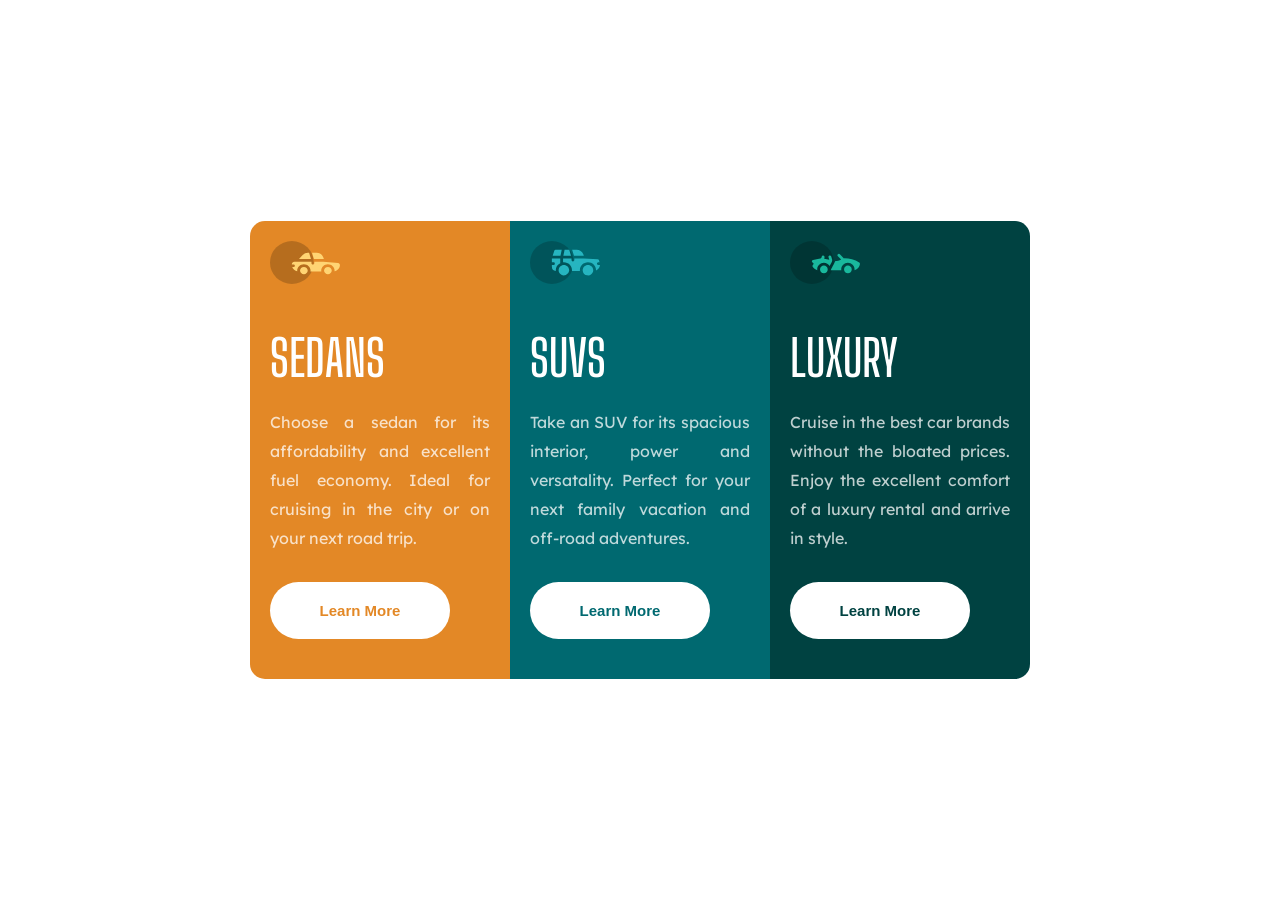
<file: Challenges/3 Cloumn Preview/index.html>
<!DOCTYPE html>
<html>
    <head>
        <title>3 Column Preview</title>
        <link href="style.css" rel="stylesheet">
        <link rel="preconnect" href="https://fonts.googleapis.com">
        <link rel="preconnect" href="https://fonts.gstatic.com" crossorigin>
        <link href="https://fonts.googleapis.com/css2?family=Big+Shoulders+Display:wght@100..900&family=Lexend+Deca:wght@100..900&display=swap" rel="stylesheet">
    </head>
    <body>
        <div>
            <div class="card-left">
                <div class="sedan">
                    <img src="Assets/icon-sedans.svg"/>
                    <h1 class="head">SEDANS</h1>
                    <p class="content">Choose a sedan for its affordability and excellent fuel economy. Ideal for cruising in the city or on your next road trip.</p>
                    <button class="btn" style="color: hsl(31, 77%, 52%);">Learn More</button>
                </div>
                <div class="suv">
                    <img src="Assets/icon-suvs.svg"/>
                    <h1 class="head">SUVS</h1>
                    <p class="content">Take an SUV for its spacious interior, power and versatality. Perfect for your next family vacation and off-road adventures.</p>
                    <button class="btn" style="color: hsl(184, 100%, 22%);">Learn More</button>
                </div>
                <div class="luxury">
                    <img src="Assets/icon-luxury.svg"/>
                    <h1 class="head">LUXURY</h1>
                    <p class="content">Cruise in the best car brands without the bloated prices. Enjoy the excellent comfort of a luxury rental and arrive in style.</p>
                    <button class="btn" style="color: hsl(179, 100%, 13%);">Learn More</button>
                </div>
            </div>
        </div>
    </body>
</html>
</file>
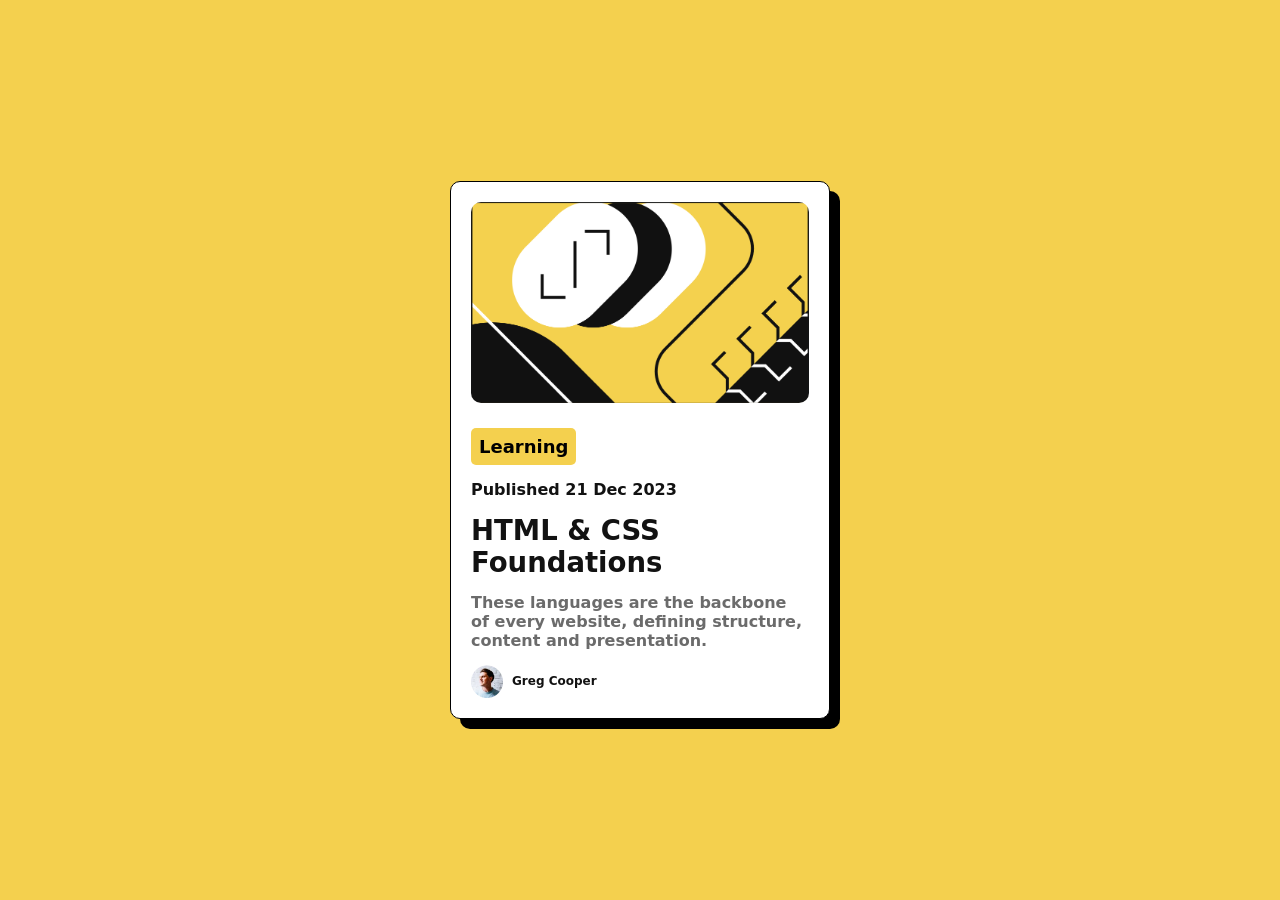
<file: Challenges/Blog Preview Card/index.html>
<html>
    <head>
        <title>Blog Preview Card</title>
        <link href="style.css" rel="stylesheet">
    </head>
    <body>
        <div class="card">
            <div class="img-container">
                <img src="Assets/2026-06-23_11-16-22.png" class="blog"/>
            </div>
            <div class="card-highlight">
                <p>Learning</p>
            </div>
            <p class="content">Published 21 Dec 2023</p>
            <h1 class="content content-h1">HTML & CSS Foundations</h1>
            <p class="content content-p">These languages are the backbone of every website, defining structure, content and presentation.</p>
            <div class="card-author">
                <img src="Assets/image-avatar.webp" class="avatar"/>
                <p class="content author-name">Greg Cooper</p>
            </div>
        </div>
    </body>
</html>
</file>
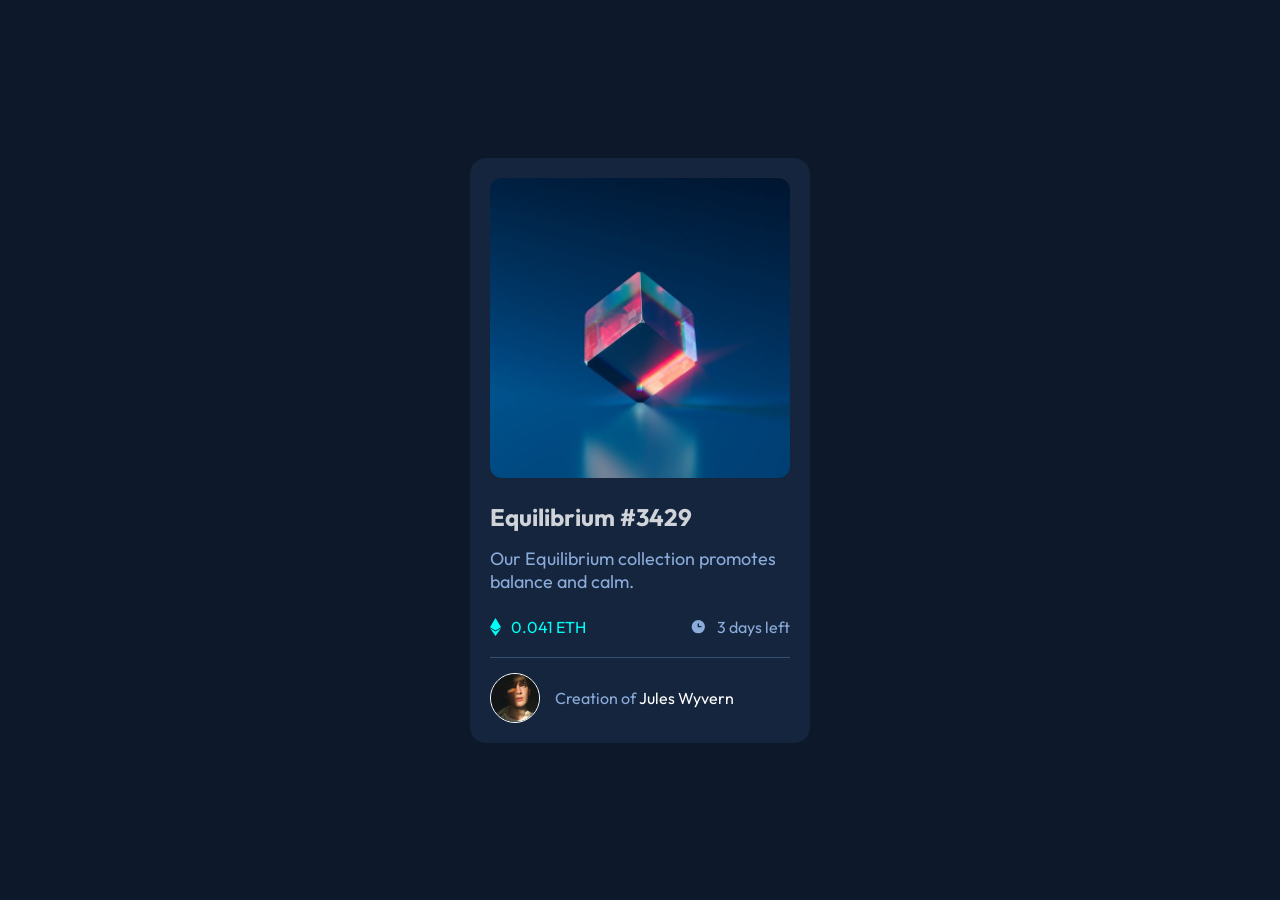
<file: Challenges/NFT Preview Card/index.html>
<!DOCTYPE html>
<html>
    <head>
        <title>NFT Preview Card</title>
        <link href="style.css" rel="stylesheet">
        <link rel="preconnect" href="https://fonts.googleapis.com">
        <link rel="preconnect" href="https://fonts.gstatic.com" crossorigin>
        <link href="https://fonts.googleapis.com/css2?family=Outfit:wght@100..900&display=swap" rel="stylesheet">
    </head>
    <body>
        <div class="card">
            <div>
                <img src="Assets/image-equilibrium.jpg" class="img"/>
            </div>
            <div class="card-content">
                <h2 class="head">Equilibrium #3429</h2>
                <p class="para">Our Equilibrium collection promotes balance and calm.</p>
                <div class="info">
                    <div class="eth">
                        <img src="Assets/icon-ethereum.svg" />
                        <p class="eth-text">0.041 ETH</p>
                    </div>
                    <div class="eth">
                        <img src="Assets/icon-clock.svg" />
                        <p class="eth-time">3 days left</p>
                    </div>
                </div>
            </div>
            <hr>
            <div class="card-avatar">
                <img src="Assets/image-avatar.png" class="avatar"/>
                <p class="avatar-text">Creation of <span>Jules Wyvern</span></p>
            </div>
        </div>
    </body>
</html>
</file>
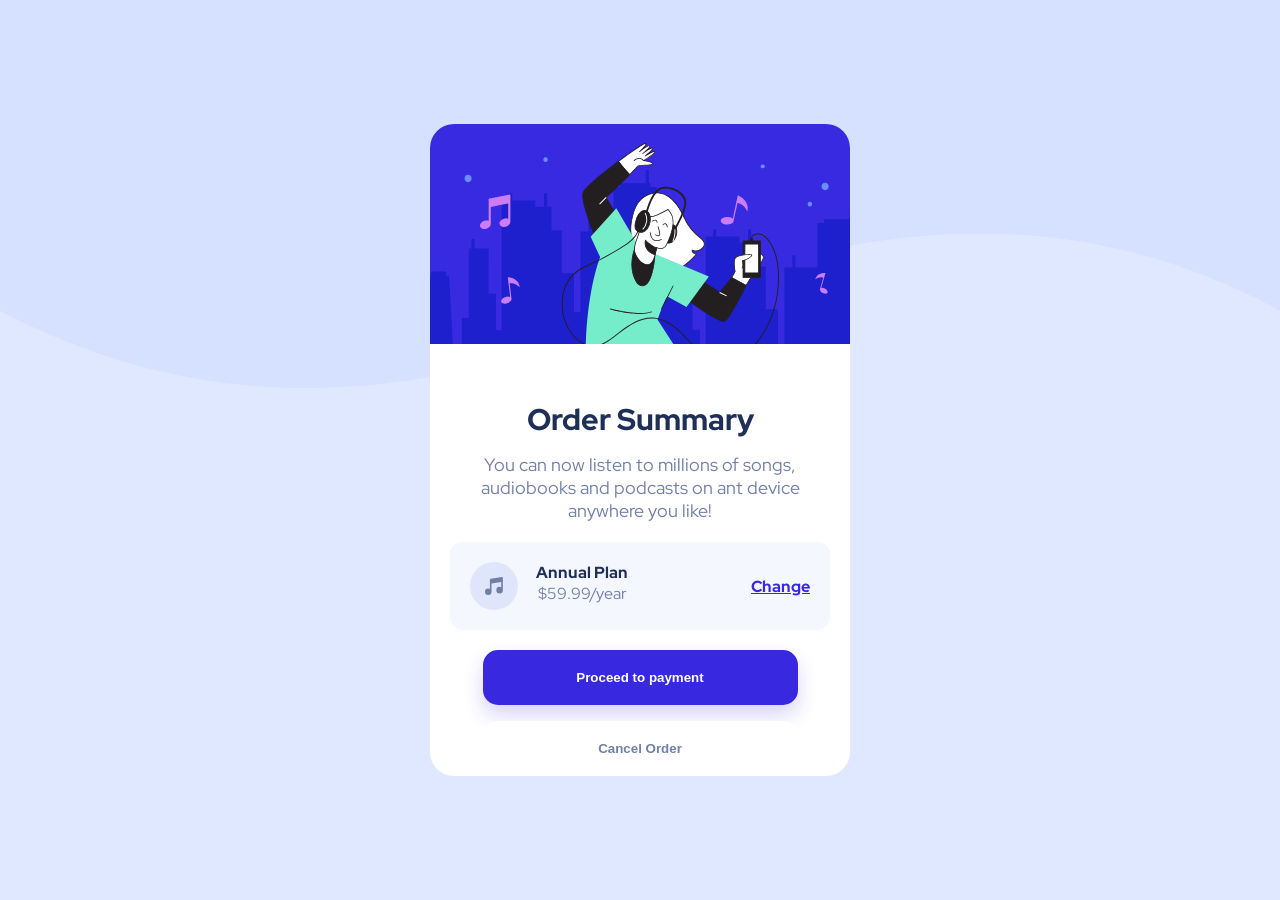
<file: Challenges/Order Summary/index.html>
<!DOCTYPE html>
<html>
    <head>
        <title>Order Summary</title>
        <link href="style.css" rel="stylesheet">
        <link rel="preconnect" href="https://fonts.googleapis.com">
        <link rel="preconnect" href="https://fonts.gstatic.com" crossorigin>
        <link href="https://fonts.googleapis.com/css2?family=Red+Hat+Display:wght@300..900&display=swap" rel="stylesheet">
    </head>
    <body>
        <div class="card">
            <img src="Assets/illustration-hero.svg" class="img"/>
            <div class="card-content">
                <h2 class="head">Order Summary</h2>
                <p class="content">You can now listen to millions of songs, audiobooks and podcasts on ant device anywhere you like! </p>
                <div class="plan-card">
                    <div style="display: flex; gap: 18px;">
                        <img src="Assets/icon-music.svg" />
                        <div>
                            <p style="color: hsl(223, 47%, 23%); font-weight: 800;">Annual Plan</p>
                            <p style="color: hsl(224, 23%, 55%)">$59.99/year</p>
                        </div>
                    </div>
                    <a href="" style="color: hsl(245, 75%, 52%); font-weight: 800;">Change</a>
                </div>
            </div>
            <button class="payment-btn">Proceed to payment</button>
            <button class="cancel-btn">Cancel Order</button>
        </div>
    </body>
</html>
</file>
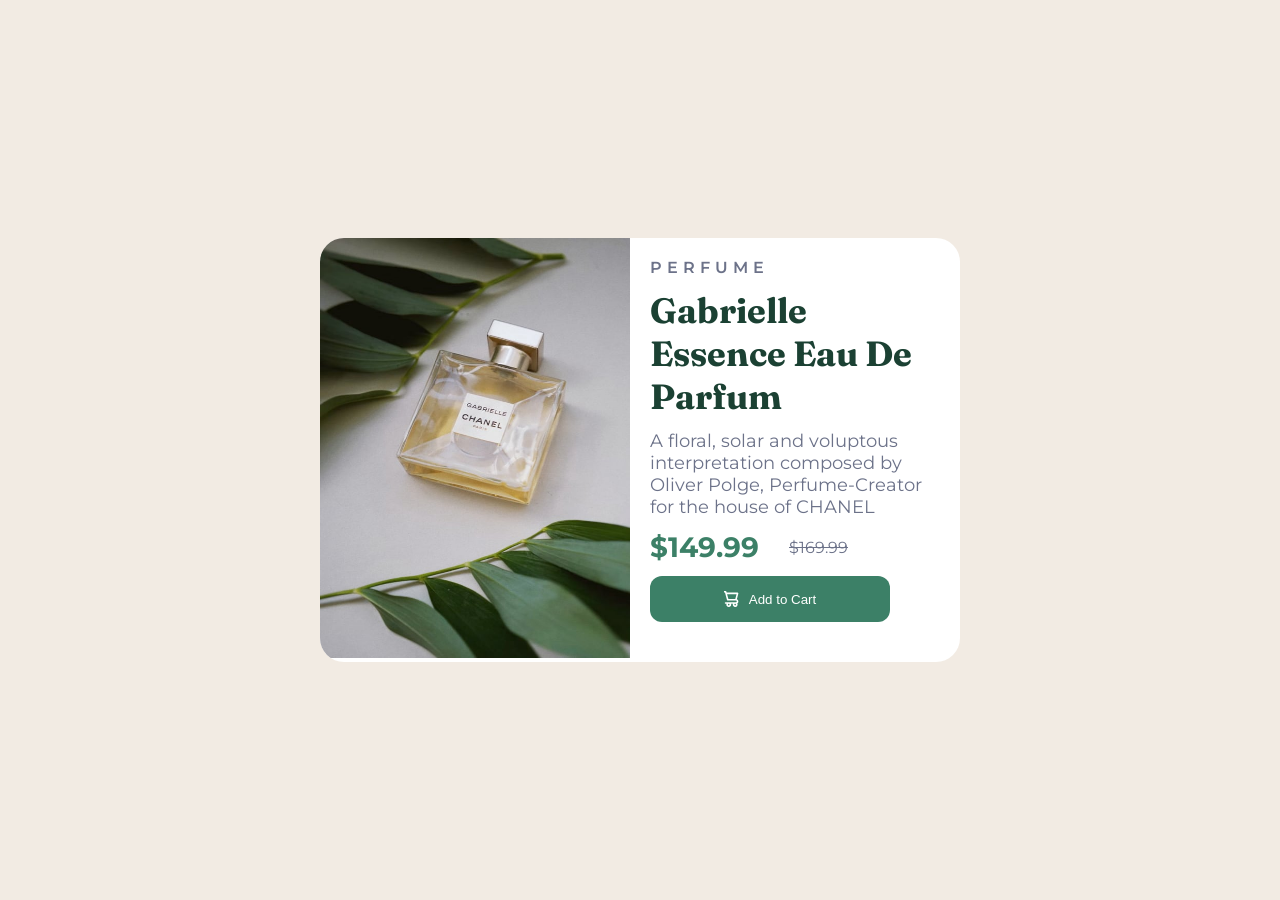
<file: Challenges/Product Preview Card/index.html>
<!DOCTYPE html>
<html>
    <head>
        <title>Product Preview Card</title>
        <link href="style.css" rel="stylesheet">
        <link rel="preconnect" href="https://fonts.googleapis.com">
        <link rel="preconnect" href="https://fonts.gstatic.com" crossorigin>
        <link href="https://fonts.googleapis.com/css2?family=Fraunces:opsz,wght@9..144,100..900&family=Montserrat:wght@100..900&display=swap" rel="stylesheet">
    </head>
    <body>
        <div class="card">
            <div>
                <img src="Assets/image-product-desktop.jpg" class="img"/>
            </div>
            <div class="card-right">
                <p class="head">Perfume</p>
                <h1 class="main">Gabrielle Essence Eau De Parfum</h1>
                <p class="desc">A floral, solar and voluptous interpretation composed by Oliver Polge, Perfume-Creator for the house of CHANEL</p>
                <div class="price">
                    <h1>$149.99</h1>
                    <p>$169.99</p>
                </div>
                <button class="btn"><img src="Assets/icon-cart.svg">
                    <span>Add to Cart</span>
                </button>
            </div>
        </div>
    </body>
</html>
</file>
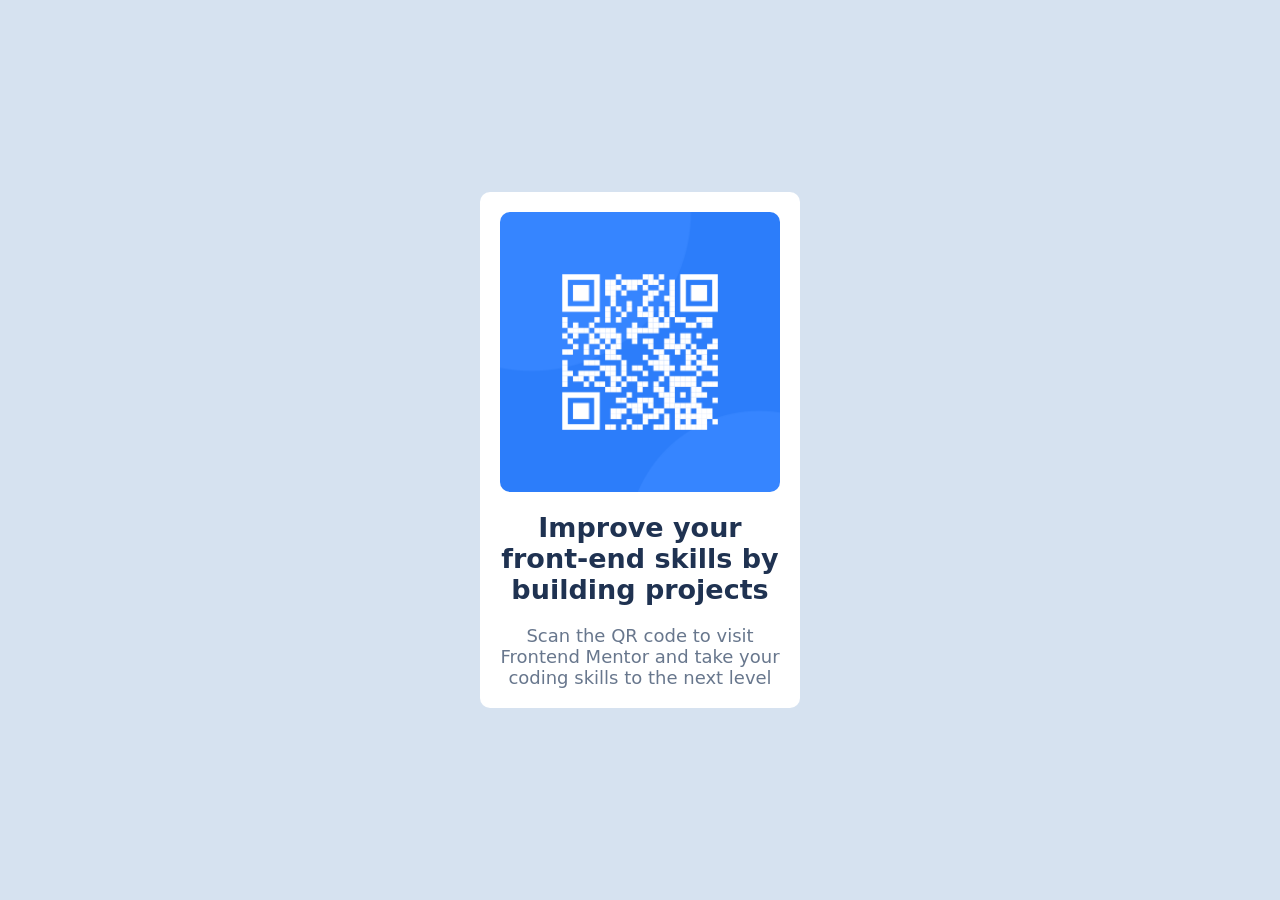
<file: Challenges/QR Component/index.html>
<html>
    <head>
        <title>QR Component</title>
        <link href="style.css" rel="stylesheet">
    </head>
    <body>
        <div class="card">
            <div class="img-container">
                <img src="image-qr-code.png" id="QRCode" class="QR" />
            </div>
            <div class="content-box">
                <h1>Improve your front-end skills by building projects</h1>
                <p>Scan the QR code to visit Frontend Mentor and take your coding skills to the next level</p>
            </div>
        </div>
    </body>
</html>
</file>
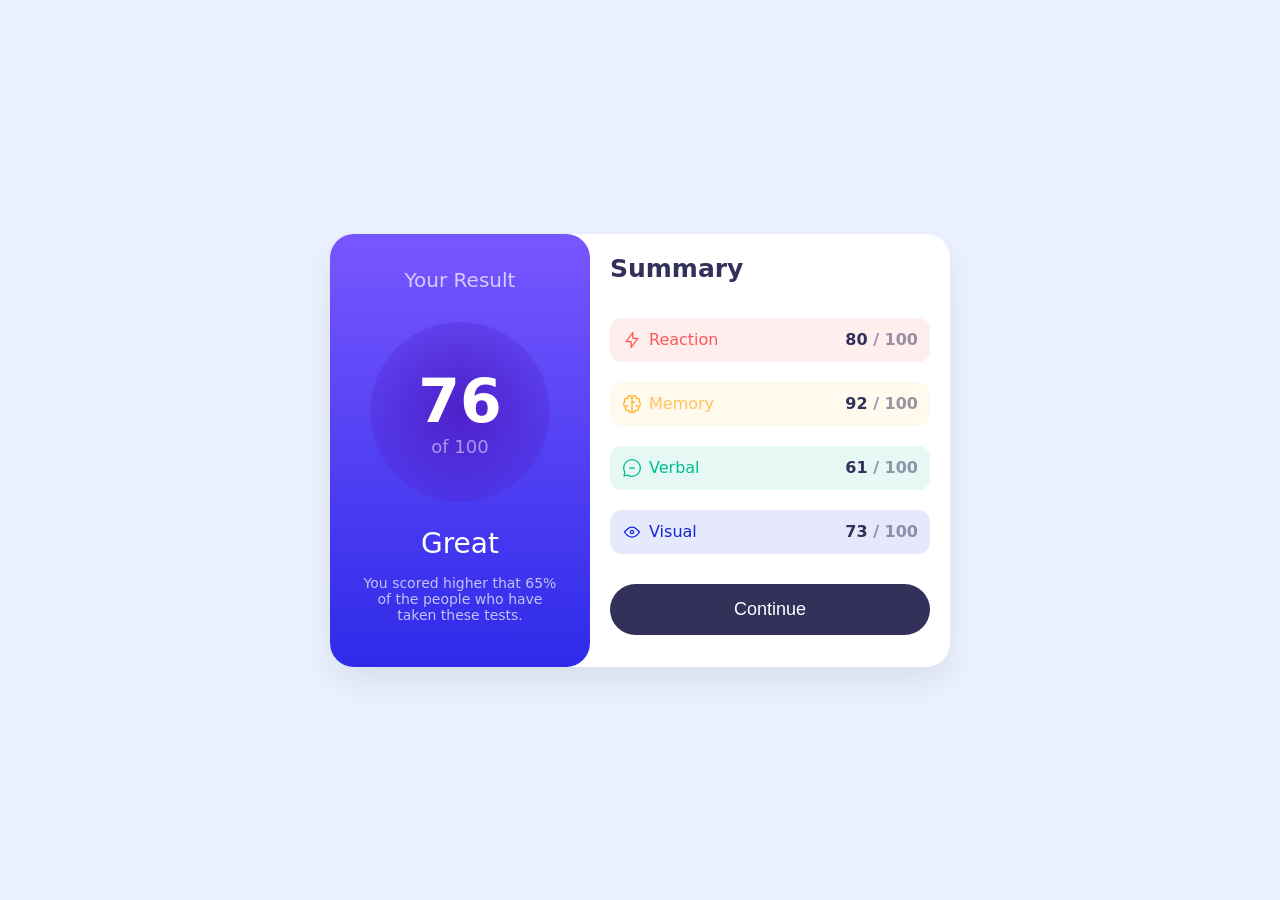
<file: Challenges/Results Summary/index.html>
<html>
    <head>
        <title>Results Summary</title>
        <link href="style.css" rel="stylesheet">
    </head>
    <body>
        <div class="card">
            <div class="card-left">
                <p class="result">Your Result</p>
                <div class="score-circle">
                    <h1>76</h1>
                    <p>of 100</p>
                </div>
                <h2>Great</h2>
                <p class="desc">You scored higher that 65% of the people who have taken these tests.</p>
            </div>
            <div class="card-right">
                <p class="head">Summary</p>
                <div class="result-type reaction">
                    <div class="left">
                        <img src="assets/icon-reaction.svg" style="margin-right: 7px;"/>
                        <p>Reaction</p>
                    </div>
                    <div class="score">
                        <strong>80</strong><span class="out-of"> / 100</span>
                    </div>
                </div>
                <div class="result-type memory">
                    <div class="left">
                        <img src="assets/icon-memory.svg" style="margin-right: 7px;"/>
                        <p>Memory</p>
                    </div>
                    <div class="score">
                        <strong>92</strong><span class="out-of"> / 100</span>
                    </div>
                </div>
                <div class="result-type verbal">
                    <div class="left">
                        <img src="assets/icon-verbal.svg" style="margin-right: 7px;"/>
                        <p>Verbal</p>
                    </div>
                    <div class="score">
                        <strong>61</strong><span class="out-of"> / 100</span>
                    </div>
                </div>
                <div class="result-type visual">
                    <div class="left">
                        <img src="assets/icon-visual.svg" style="margin-right: 7px;"/>
                        <p>Visual</p>
                    </div>
                    <div class="score">
                        <strong>73</strong><span class="out-of"> / 100</span>
                    </div>
                </div>
                <button class="btn">Continue</button>
            </div>
        </div>
    </body>
</html>
</file>
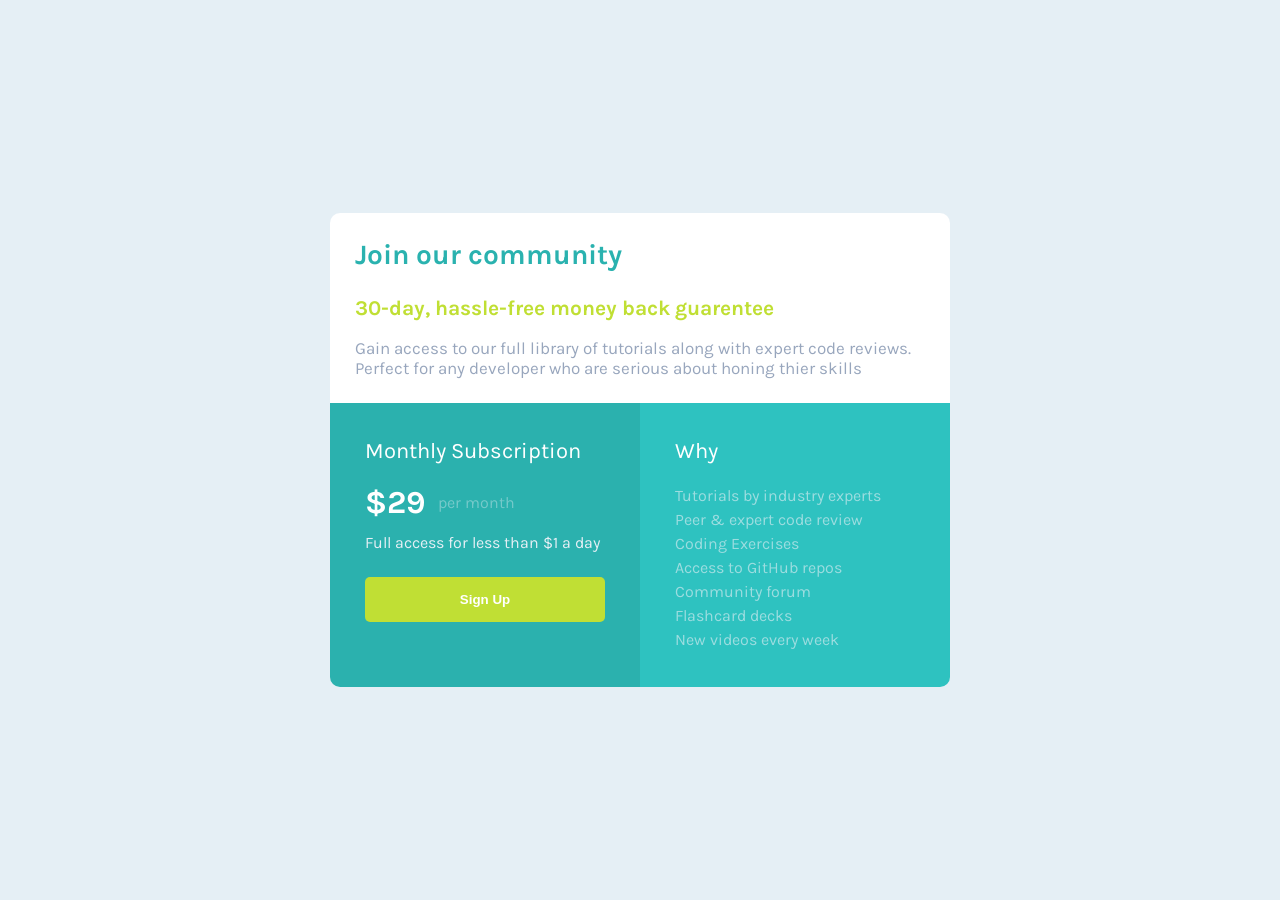
<file: Challenges/Single Price Grid/index.html>
<!DOCTYPE html>
<html>
    <head>
        <title>Single Price Grid</title>
        <link href="style.css" rel="stylesheet">
        <link rel="preconnect" href="https://fonts.googleapis.com">
        <link rel="preconnect" href="https://fonts.gstatic.com" crossorigin>
        <link href="https://fonts.googleapis.com/css2?family=Karla:ital,wght@0,200..800;1,200..800&display=swap" rel="stylesheet">
    </head>
    <body>
        <div class="card">
            <div class="card-top">
                <h2 class="head">Join our community</h2>
                <h4 class="sub-head">30-day, hassle-free money back guarentee</h4>
                <p class="content">Gain access to our full library of tutorials along with expert code reviews. Perfect for any developer who are serious about honing thier skills</p>
            </div>
            <div class="card-bottom">
                <div class="card-left">
                    <p class="bottom-head">Monthly Subscription</p>
                    <div class="price">
                        <h1>$29</h1>
                        <p>per month</p>
                    </div>
                    <p class="tagline">Full access for less than $1 a day</p>
                    <button class="btn">Sign Up</button>
                </div>
                <div class="card-right">
                    <p class="bottom-head">Why</p>
                    <ul class="bottom-content">
                        <li>Tutorials by industry experts</li>
                        <li>Peer & expert code review</li>
                        <li>Coding Exercises</li>
                        <li>Access to GitHub repos</li>
                        <li>Community forum</li>
                        <li>Flashcard decks</li>
                        <li>New videos every week</li>
                    </ul>
                </div>
            </div>
        </div>
    </body>
</html>
</file>
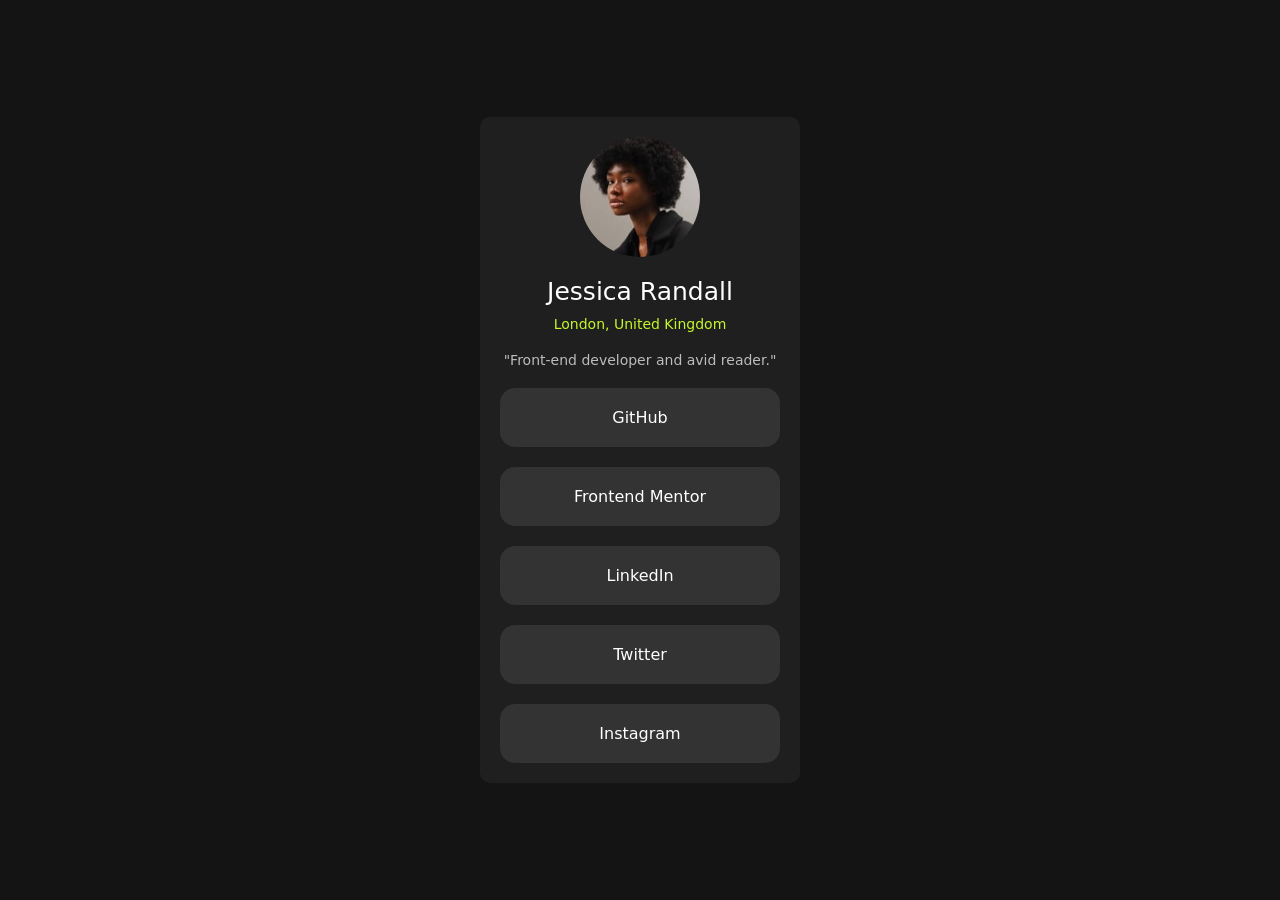
<file: Challenges/Social Links Profile/index.html>
<html>
    <head>
        <title>Social Links Profile</title>
        <link href="style.css" rel="stylesheet">
    </head>
    <body>
        <div class="card">
            <div class="img-container">
                <img src="Assets/avatar-jessica.jpeg" class="img"/>
            </div>
            <h1 class="name">Jessica Randall</h1>
            <p class="location">London, United Kingdom</p>
            <p class="description">"Front-end developer and avid reader."</p>
            <div class="skill-card">
                <p>GitHub</p>
            </div>
            <div class="skill-card">
                <p>Frontend Mentor</p>
            </div>
            <div class="skill-card">
                <p>LinkedIn</p>
            </div>
            <div class="skill-card">
                <p>Twitter</p>
            </div>
            <div class="skill-card">
                <p>Instagram</p>
            </div>
        </div>
    </body>
</html>
</file>
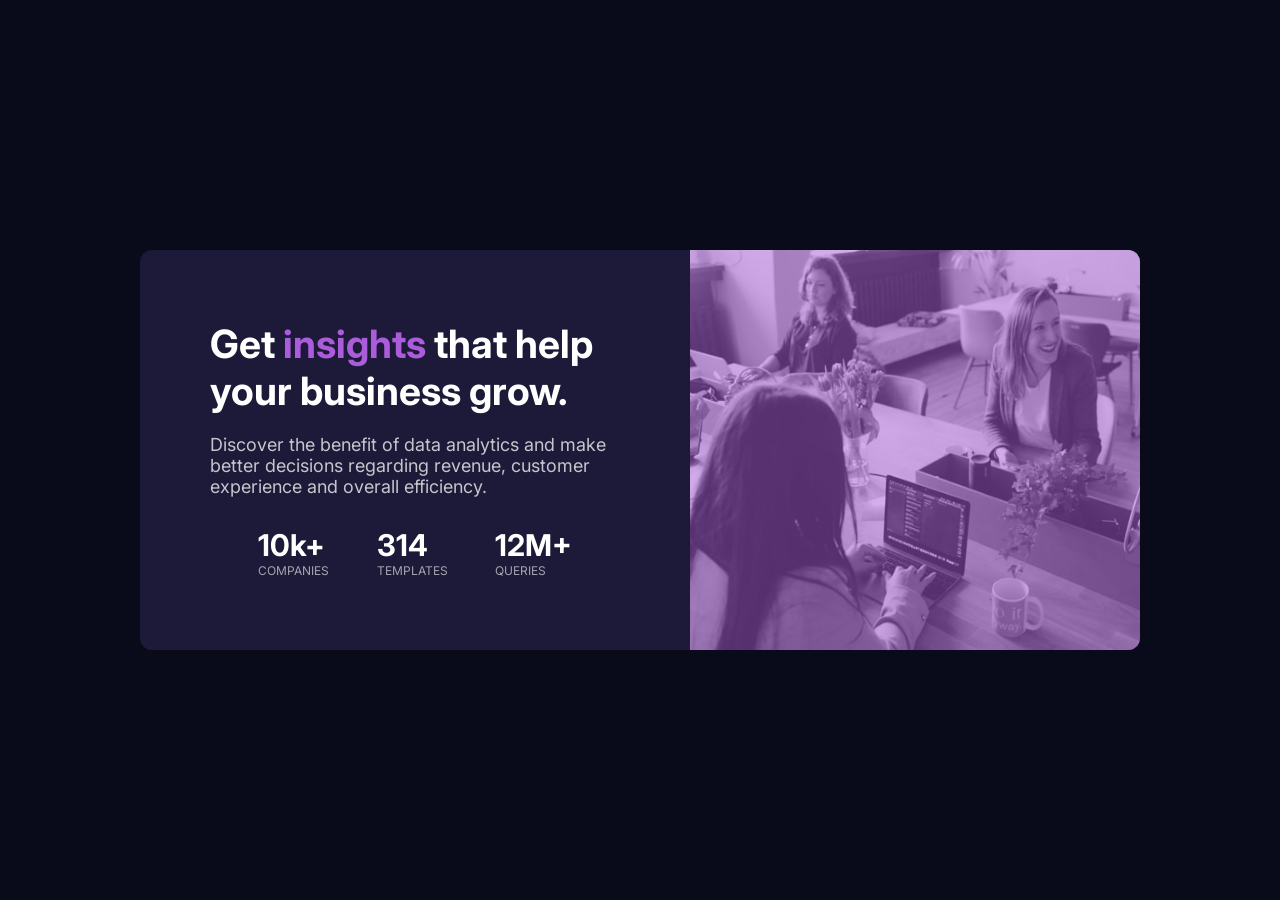
<file: Challenges/Stats Preview Card/index.html>
<!DOCTYPE html>
<html>
    <head>
        <title>Stats Preview Card</title>
        <link href="style.css" rel="stylesheet">
        <link rel="preconnect" href="https://fonts.googleapis.com">
        <link rel="preconnect" href="https://fonts.gstatic.com" crossorigin>
        <link href="https://fonts.googleapis.com/css2?family=Inter:wght@100..900&display=swap" rel="stylesheet">
    </head>
    <body>
    <div class="card">
        <div style="padding: 70px;">
            <h1 class="head">Get <span style="color: hsl(277, 64%, 61%);">insights</span> that help your business grow.</h1>
            <p class="content">Discover the benefit of data analytics and make better decisions regarding revenue, customer experience and overall efficiency.</p>
            <div class="stats">
                <div>
                    <h1>10k+</h1>
                    <p>COMPANIES</p>
                </div>
                <div>
                    <h1>314</h1>
                    <p>TEMPLATES</p>
                </div>
                <div>
                    <h1>12M+</h1>
                    <p>QUERIES</p>
                </div>
            </div>
        </div>
        <div style="position: relative;">
            <img src="Assets/image-header-desktop.jpg" style="width: 450px; height: 100%;"/>
            <div class="overlay"></div>
        </div>
    </div>
    </body>
</html>
</file>
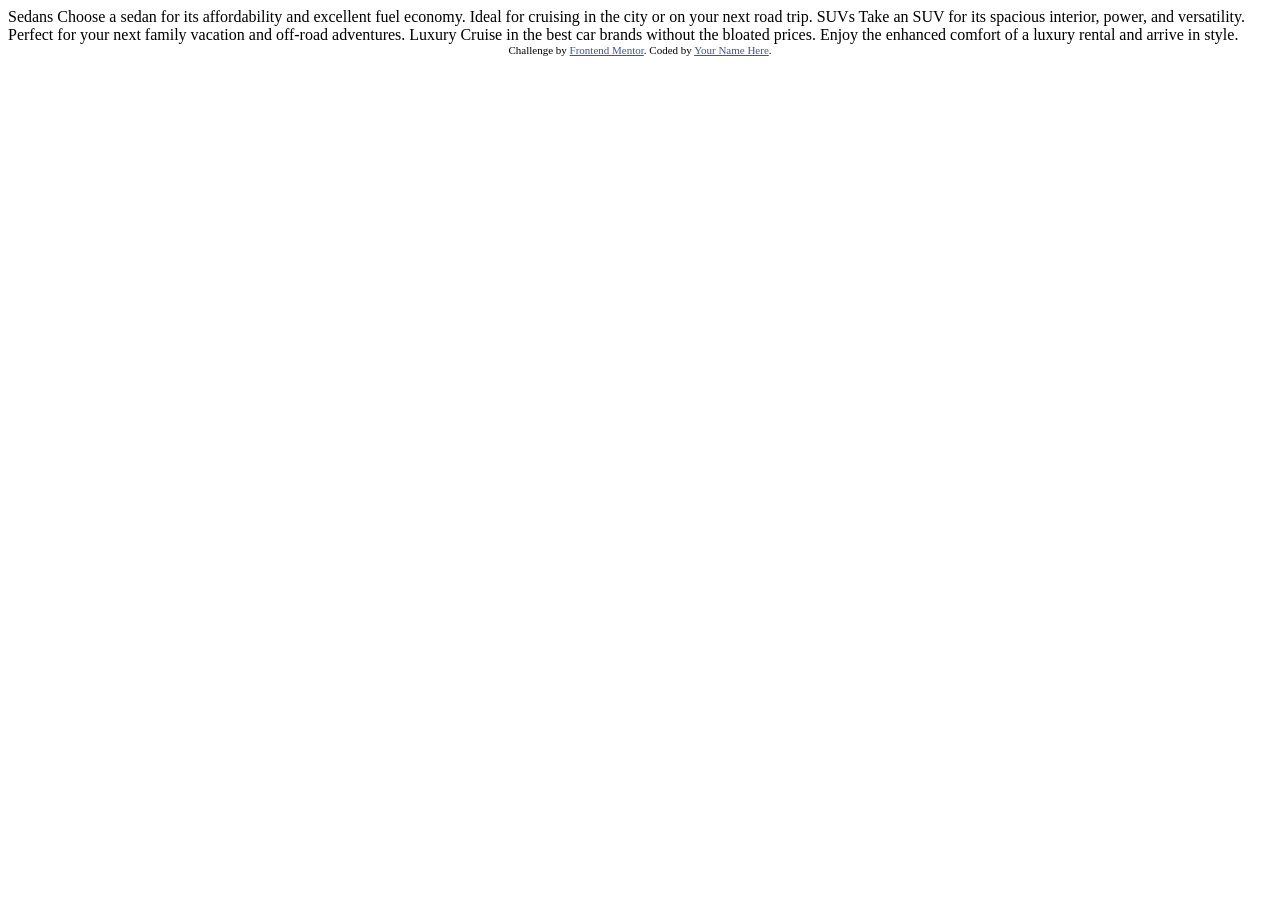
<file: Resources/3-column-preview-card-component-main/index.html>
<!DOCTYPE html>
<html lang="en">
<head>
  <meta charset="UTF-8">
  <meta name="viewport" content="width=device-width, initial-scale=1.0"> <!-- displays site properly based on user's device -->

  <link rel="icon" type="image/png" sizes="32x32" href="./images/favicon-32x32.png">
  
  <title>Frontend Mentor | 3-column preview card component</title>

  <!-- Feel free to remove these styles or customise in your own stylesheet 👍 -->
  <style>
    .attribution { font-size: 0.6875rem; text-align: center; }
    .attribution a { color: hsl(228, 45%, 44%); }
  </style>
</head>
<body>
  
  Sedans
  Choose a sedan for its affordability and excellent fuel economy. Ideal for cruising in the city 
  or on your next road trip.

  SUVs
  Take an SUV for its spacious interior, power, and versatility. Perfect for your next family vacation 
  and off-road adventures.

  Luxury
  Cruise in the best car brands without the bloated prices. Enjoy the enhanced comfort of a luxury 
  rental and arrive in style.
  
  <footer class="attribution">
    Challenge by <a href="https://www.frontendmentor.io?ref=challenge">Frontend Mentor</a>. 
    Coded by <a href="#">Your Name Here</a>.
  </footer>
</body>
</html>
</file>
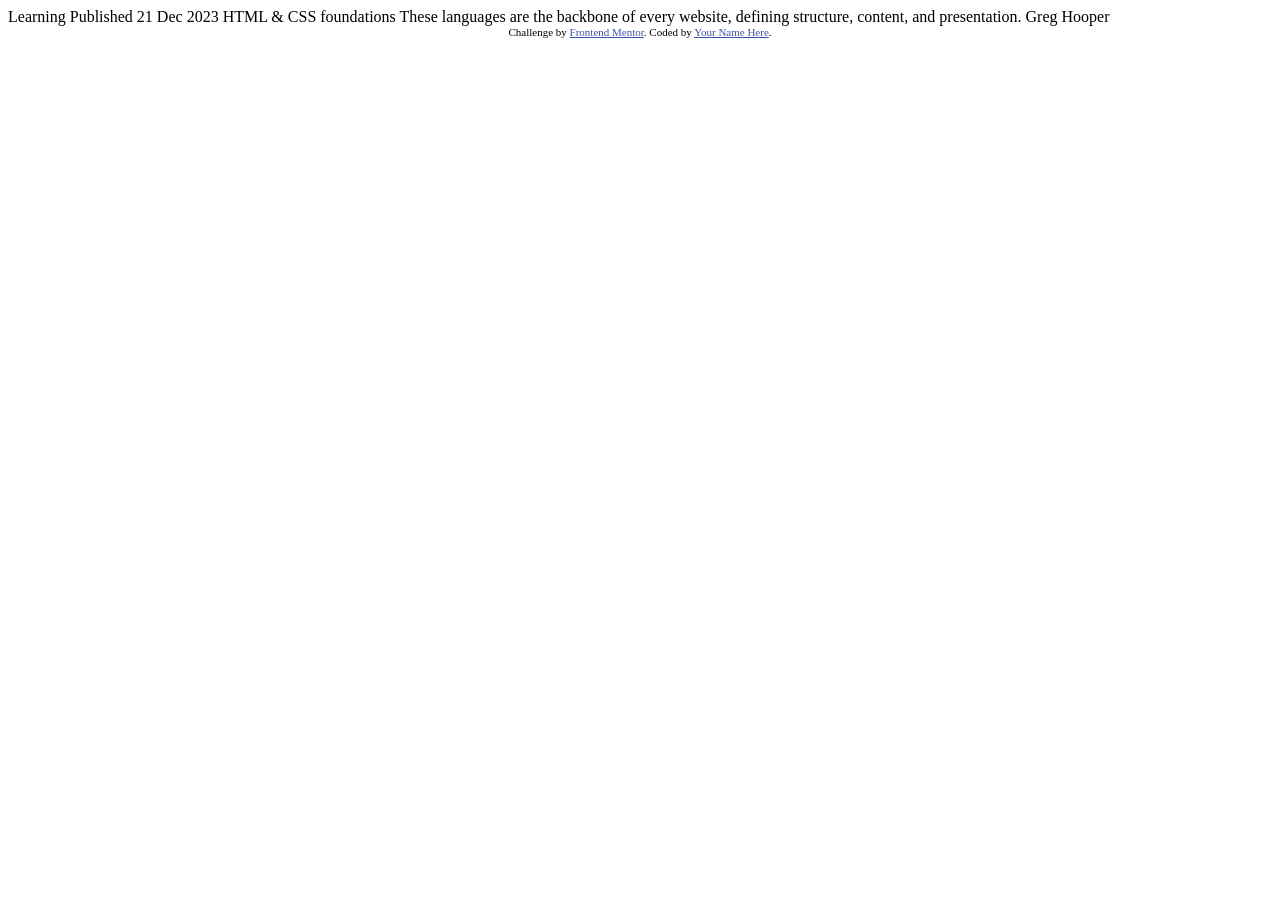
<file: Resources/blog-preview-card-main/index.html>
<!DOCTYPE html>
<html lang="en">
<head>
  <meta charset="UTF-8">
  <meta name="viewport" content="width=device-width, initial-scale=1.0"> <!-- displays site properly based on user's device -->

  <link rel="icon" type="image/png" sizes="32x32" href="./assets/images/favicon-32x32.png">
  
  <title>Frontend Mentor | Blog preview card</title>

  <!-- Feel free to remove these styles or customise in your own stylesheet 👍 -->
  <style>
    .attribution { font-size: 0.6875rem; text-align: center; }
    .attribution a { color: hsl(228, 45%, 44%); }
  </style>
</head>
<body>

  Learning

  Published 21 Dec 2023

  HTML & CSS foundations

  These languages are the backbone of every website, defining structure, content, and presentation.

  Greg Hooper
  
  <footer class="attribution">
    Challenge by <a href="https://www.frontendmentor.io?ref=challenge">Frontend Mentor</a>. 
    Coded by <a href="#">Your Name Here</a>.
  </footer>
</body>
</html>
</file>
<file: Challenges/3 Cloumn Preview/style.css>
*{
    margin: 0;
    padding: 0;
    box-sizing: border-box;
}
body{
    display: flex;
    justify-content: center;
    align-items: center;
    min-height: 100vh;
    font-family: "Lexend Deca", sans-serif;
}
.card-left{
    display: flex;
    border-radius: 15px;
    width: 780px;
    overflow: hidden;
}
img{
    width: 70px;
    margin-bottom: 40px;
}
.head{
    font-family: "Big Shoulders Display", sans-serif;
    color: white;
    font-size: 50px;
    font-weight: 600;
    margin-bottom: 20px;
}
.content{
    color: hsla(0, 0%, 100%, 0.75);
    line-height: 1.8;
    margin-bottom: 30px;
}
.sedan{
    padding: 20px;
    background-color: hsl(31, 77%, 52%);
    width: 260px;
    text-align: justify;
}
.suv{
    padding: 20px;
    background-color: hsl(184, 100%, 22%);
    width: 260px;
    text-align: justify;
}
.luxury{
    padding: 20px;
    background-color: hsl(179, 100%, 13%);
    width: 260px;
    text-align: justify;
}
.btn{
    border: none;
    border-radius: 50px;
    padding: 20px;
    width: 180px;
    margin-bottom: 20px;
    font-weight: 700;
    font-size: 15px;
    background-color: white;
}
</file>
<file: Challenges/Blog Preview Card/style.css>
*{
    margin: 0;
    padding: 0;
    box-sizing: border-box;
}
body{
    min-height: 100vh;
    background-color: #F4D04E;
    display: flex;
    flex-direction: column;
    justify-content: center;
    align-items: center;
    font-family: system-ui, -apple-system, BlinkMacSystemFont, 'Segoe UI', Roboto, Oxygen, Ubuntu, Cantarell, 'Open Sans', 'Helvetica Neue', sans-serif;
}
.card{
    display: flex;
    flex-direction: column;
    background-color: white;
    width: 380px;
    padding: 20px;
    border-radius: 10px;
    border: black 1px solid;
    box-shadow: 10px 10px 0px rgba(0,0,0);
}
.img-container{
    border-radius: 10px;
    overflow: hidden;
}
.blog{
    width: 100%;
}
.card-highlight{
    width: fit-content;
    background-color: #F4D04E;
    font-weight: 800;
    padding: 8px;
    margin-top: 25px;
    border-radius: 5px;
    font-size: 18px;
}
.content{
    font-weight: 600;
    margin-top: 15px;
    border-radius: 5px;
    font-size: 16px;
    color: #121212;
}
.content-h1{
    font-size: 27.5px;
    font-weight: 800;
}
.content-p{
    color: #6B6B6B;
}
.avatar{
    width: 32px;
    margin-top: 15px;
}
.card-author{
    display: flex;
    flex-direction: row;
    align-items: center;
}
.author-name{
    font-size: 12px;
    font-weight: 800;
    margin-left: 9px;
}
</file>
<file: Challenges/NFT Preview Card/style.css>
*{
    padding: 0;
    margin: 0;
    box-sizing: border-box;
}
body{
    background-color: hsl(217, 54%, 11%);
    display: flex;
    flex-direction: column;
    align-items: center;
    justify-content: center;
    height: 100vh;
    font-family: "Outfit", sans-serif;
}
.card{
    background-color: hsl(216, 50%, 16%);
    padding: 20px;
    border-radius: 16px;
    width: 340px;
    box-shadow: 2px black;
}
.img{
    object-fit: contain;
    border-radius: 12px;
    width: 300px;
}
.card-content{
    margin-top: 20px;
}
.head{
    color: white;
    opacity: 80%;
    margin-bottom: 15px;
}
.para{
    color: hsl(215, 51%, 70%);
    font-size: 18px;
    margin-bottom: 24px;
}
.info{
    display: flex;
    justify-content: space-between;
    align-items: center;
}
.eth{
    display: flex;
    align-items: center;
    gap: 10px;
}
.eth-text{
    color: hsl(178, 100%, 50%);
}
.eth-time{
    color: hsl(215, 51%, 70%);
}
hr{
    margin-top: 20px;
    border: none;
    height: 1px;
    background-color: hsl(215, 51%, 70%);
    opacity: 30%;
}
.card-avatar{
    display: flex;
    align-items: center;
    gap: 15px;
    margin-top: 15px;
}
.avatar{
    width: 50px;
    border: solid 1px white;
    border-radius: 100px;
}
.avatar-text{
    color: hsl(215, 51%, 70%);
}
span{
    color: white;
}
</file>
<file: Challenges/Order Summary/style.css>
*{
    margin: 0;
    padding: 0;
    box-sizing: border-box;
}
body{
    display: flex;
    flex-direction: column;
    justify-content: center;
    align-items: center;
    min-height: 100vh;
    background-image: url("Assets/pattern-background-desktop.svg");
    background-size: contain;
    background-repeat: no-repeat;
    background-color: hsl(225, 100%, 94%);
    font-family: "Red Hat Display", sans-serif;
}
.card{
    border-radius: 24px;
    overflow: hidden;
    width: 420px;
    background-color: white;
    text-align: center;
}
.card-content{
    display: flex;
    flex-direction: column;
    justify-content: center;
    align-items: center;
    text-align: center;
    margin-top: 30px;
    padding: 20px;
}
.head{
    font-size: 30px;
    font-weight: 800;
    color: hsl(223, 47%, 23%);
    margin-bottom: 7px;
}
.content{
    color: hsl(224, 23%, 55%);
    margin-top: 7px;
    font-size: 18px;
}
.plan-card{
    background-color: hsl(225, 100%, 98%);
    border-radius: 12px;
    display: flex;
    align-items: center;
    margin-top: 20px;
    padding: 20px;
    width: 100%;
    justify-content: space-between;
}
.payment-btn{
    border: none;
    border-radius: 15px;
    padding: 20px;
    width: 75%;
    color: white;
    font-weight: 800;
    background-color: hsl(245, 75%, 52%);
    margin-bottom: 8px;
    box-shadow: 0 10px 20px rgba(56, 41, 224, 0.2);
}
.cancel-btn{
    border: none;
    border-radius: 15px;
    padding: 20px;
    width: 75%;
    color: hsl(224, 23%, 55%);
    font-weight: 800;
    background-color: white;
    margin-top: 8px;
}
</file>
<file: Challenges/Product Preview Card/style.css>
*{
    margin: 0;
    padding: 0;
    box-sizing: border-box;
}
body{
    display: flex;
    flex-direction: column;
    justify-content: center;
    align-items: center;
    height: 100vh;
    background-color: hsl(30, 38%, 92%);
    font-family: "Montserrat", sans-serif;
}
.card{
    display: flex;
    flex-direction: row;
    align-items: stretch;
    width: 640px;
    border-radius: 24px;
    overflow: hidden;
    background-color: white;
}
.img{
    height: 420px;
    width: 310px;
}
.card-right{
    display: flex;
    flex-direction: column;
    gap: 12px;
    padding: 20px;
}
.head{
    color: hsl(228, 12%, 48%);
    letter-spacing: 5px;
    text-transform: uppercase;
    font-weight: 600;
}
.main{
    font-family: "Fraunces", serif;
    color: hsl(158, 42%, 18%);
    font-size: 35px;
}
.desc{
    font-size: 18px;
    color: hsl(228, 12%, 48%);
}
.price{
    display: flex;
    align-items: center;
    gap: 30px;
}
.price h1{
    color: hsl(158, 36%, 37%);
    font-size: 28px;
}
.price p{
    text-decoration: line-through;
    color: hsl(228, 12%, 48%);
}
.btn{
    background-color: hsl(158, 36%, 37%);
    border: none;
    color: white;
    padding: 15px;
    border-radius: 12px;
    width: 240px;
    display: flex;
    align-items: center;
    justify-content: center;
    gap: 10px;
}
</file>
<file: Challenges/QR Component/style.css>
*{
    margin: 0;
    padding: 0;
    box-sizing: border-box;
}
body{
    min-height: 100vh;
    background-color: #D6E2F0;
    display: flex;
    flex-direction: column;
    justify-content: center;
    align-items: center;
    font-family: system-ui, -apple-system, BlinkMacSystemFont, 'Segoe UI', Roboto, Oxygen, Ubuntu, Cantarell, 'Open Sans', 'Helvetica Neue', sans-serif;
}
.card{
    display: flex;
    flex-direction: column;
    justify-content: center;
    align-items: center;
    text-align: center;
    background-color: white;
    width: 320px;
    padding: 20px;
    border-radius: 10px;
}
.img-container{
    border-radius: 10px;
    overflow: hidden;
}
.QR{
    width: 100%;
}
.content-box h1{
    margin-top: 20px;
    font-size: 27px;
    color: #1F3251;
}
.content-box p{
    margin-top: 20px;
    font-size: 18px;
    color: #68778D;
}
</file>
<file: Challenges/Results Summary/style.css>
*{
    margin: 0;
    padding: 0;
    box-sizing: border-box;
}
body{
    min-height: 100vh;
    background-color: hsl(221, 100%, 96%);
    display: flex;
    flex-direction: column;
    justify-content: center;
    align-items: center;
    font-family: system-ui, -apple-system, BlinkMacSystemFont, 'Segoe UI', Roboto, Oxygen, Ubuntu, Cantarell, 'Open Sans', 'Helvetica Neue', sans-serif;
}
.card{
    display: flex;
    flex-direction: row;
    justify-content: center;
    align-items: stretch;
    text-align: center;
    background-color: white;
    width: 620px;
    border-radius: 24px;
    box-shadow: 0 15px 35px rgba(0,0,0,0.08);
}
.card-left{
    display: flex;
    flex-direction: column;
    justify-content: center;
    align-items: center;
    text-align: center;
    background: linear-gradient(hsl(252, 100%, 67%), hsl(241, 81%, 54%));
    border-radius: 24px;
    padding: 30px;
}
.result{
    color: rgba(255, 255, 255, 0.7);
    font-size: 20px;
    margin-bottom: 10px;
}
.score-circle{
    display: flex;
    flex-direction: column;
    justify-content: center;
    align-items: center;
    background: radial-gradient(hsla(256, 72%, 46%, 1), hsla(241, 72%, 46%, 0));
    padding: 20px;
    border-radius: 50%;
    width: 180px;
    height: 180px;
    margin-top: 20px;
}
.score-circle h1{
    color: white;
    font-size: 60px;
    cursor: pointer;
    transition: all 0.3s ease;
}
.score-circle h1:hover{
    transform: translateY(-3px);
}
.score-circle p{
    color: rgba(255, 255, 255, 0.5);
    font-size: 18px;
}
h2{
    color: white;
    margin-top: 25px;
    font-weight: 400;
    font-size: 28px;
}
.desc{
    color: rgba(255, 255, 255, 0.7);
    font-size: 14px;
    margin-top: 15px;
    margin-bottom: 10px;
}
.card-right{
    display: flex;
    flex-direction: column;
    width: 560px;
    padding: 20px;
}
.head{
    text-align: left;
    font-size: 25px;
    margin-bottom: 25px;
    font-weight: 600;
    color: #33305A;
}
.result-type{
    display: flex;
    flex-direction: row;
    justify-content: space-between;
    width: 320px;
    padding: 12px;
    border-radius: 12px;
    margin-top: 10px;
    margin-bottom: 10px;
}
.left{
    display: flex;
    flex-direction: row;
}
.reaction{
    background-color: rgba(255, 87, 87, 0.1);
    color: rgb(255, 87, 87);
    transition: all 0.3s ease;
}
.reaction:hover{
    background-color: rgba(255, 87, 87, 0.2);
}
.memory{
    background-color: rgba(255, 196, 87, 0.1);
    color: rgb(255, 196, 87);
    transition: all 0.3s ease;
}
.memory:hover{
    background-color: rgba(255, 196, 87, 0.2);
}
.verbal{
    background-color: rgba(0, 189, 145, 0.1);
    color: rgb(0, 189, 145);
    transition: all 0.3s ease;
}
.verbal:hover{
    background-color: rgba(0, 189, 145, 0.2);
}
.visual{
    background-color: rgba(17, 37, 212, 0.1);
    color: rgb(17, 37, 212);
    transition: all 0.3s ease;
}
.visual:hover{
    background-color: rgba(17, 37, 212, 0.2);
}
.score{
    color: #33305A;
}
.out-of{
    color: rgba(51, 48, 90, 0.5);
    font-weight: 700;
}
.btn{
    border: none;
    border-radius: 50px;
    background-color: #33305A;
    width: 320px;
    color: white;
    padding: 15px;
    font-size: 18px;
    margin-top: 20px;
    margin-bottom: 12px;
    cursor: pointer;
    transition: all 0.3s ease;
}
.btn:hover{
    background-color: #22213d;
    transform: translateY(-3px);
}
</file>
<file: Challenges/Single Price Grid/style.css>
*{
    margin: 0;
    padding: 0;
    box-sizing: border-box;
}
body{
    display: flex;
    justify-content: center;
    align-items: center;
    min-height: 100vh;
    background-color: hsl(204, 43%, 93%);
    font-family: "Karla", sans-serif;
}
.card{
    width: 620px;
    border-radius: 10px;
    overflow: hidden;
}
.card-top{
    background-color: white;
    padding: 25px;
}
.head{
    color: hsl(179, 62%, 43%);
    margin-bottom: 25px;
    font-size: 28px;
}
.sub-head{
    color: hsl(71, 73%, 54%);
    margin-bottom: 18px;
    font-size: 21px;
}
.content{
    color: hsl(218, 22%, 67%);
    font-size: 17px;
}
.card-bottom{
    display: flex;
}
.card-left{
    background-color: hsl(179, 61%, 43%);
    padding: 35px;
    width: 310px;
}
.bottom-head{
    color: white;
    font-size: 22px;
    margin-bottom: 20px;
}
.price{
    display: flex;
    gap: 12px;
    align-items: center;
    color: white;
}
.price p{
    color: hsl(204, 43%, 93%);
    opacity: 0.4;
}
.tagline{
    font-size: 16px;
    margin-top: 12px;
    color: hsl(204, 43%, 93%);
}
.btn{
    margin-top: 25px;
    width: 100%;
    height: 45px;
    border: none;
    border-radius: 5px;
    color: white;
    font-weight: 800;
    background-color: hsl(71, 73%, 54%);
}
.card-right{
    background-color: hsl(179, 62%, 47%);
    width: 310px;
    padding: 35px;
}
.bottom-content{
    color: hsl(204, 43%, 93%);
    opacity: 0.6;
    list-style: none;
    line-height: 1.5;
}
</file>
<file: Challenges/Social Links Profile/style.css>
*{
    margin: 0;
    padding: 0;
    box-sizing: border-box;
}
body{
    min-height: 100vh;
    background-color: #141414;
    display: flex;
    flex-direction: column;
    justify-content: center;
    align-items: center;
    font-family: system-ui, -apple-system, BlinkMacSystemFont, 'Segoe UI', Roboto, Oxygen, Ubuntu, Cantarell, 'Open Sans', 'Helvetica Neue', sans-serif;
}
.card{
    display: flex;
    flex-direction: column;
    justify-content: center;
    align-items: center;
    text-align: center;
    background-color: #1F1F1F;
    width: 320px;
    padding: 20px;
    border-radius: 10px;
}
.img-container{
    border-radius: 100px;
    overflow: hidden;
}
.img{
    width: 120px;
    height: 120px;
}
.name{
    color: white;
    font-size: 25px;
    font-weight: 400;
    margin-top: 20px;
}
.location{
    color: #C5F82A;
    font-size: 14px;
    font-weight: 500;
    margin-top: 10px;
}
.description{
    color: rgba(255, 255, 255, 0.7);
    font-size: 14px;
    font-weight: 500;
    margin-top: 20px;
}
.skill-card{
    background-color: #333333;
    color: white;
    padding: 20px;
    margin-top: 20px;
    border-radius: 15px;
    width: 100%;
}
</file>
<file: Challenges/Stats Preview Card/style.css>
*{
    margin: 0;
    padding: 0;
    box-sizing: border-box;
}
body{
    display: flex;
    justify-content: center;
    align-items: center;
    min-height: 100vh;
    background-color: hsl(233, 47%, 7%);
    font-family: "Inter", sans-serif;
}
.card{
    background-color: hsl(244, 37%, 16%);
    display: flex;
    width: 1000px;
    height: 400px;
    overflow: hidden;
    border-radius: 12px;
}
.head{
    color: white;
    font-size: 39px;
    margin-bottom: 20px;
}
.content{
    color: hsla(0, 0%, 100%, 0.75);
    font-size: 18px;
    margin-bottom: 30px;
}
.stats{
    display: flex;
    justify-content: space-evenly;
    align-items: center;
}
.stats h1{
    color: white;
    font-size: 30px;
}
.stats p{
    color: hsla(0, 0%, 100%, 0.6);
    font-size: 12px;
}
.overlay{
    position: absolute;
    inset: 0;
    background-color: hsl(277, 64%, 61%);
    opacity: 0.5;
}
</file>
